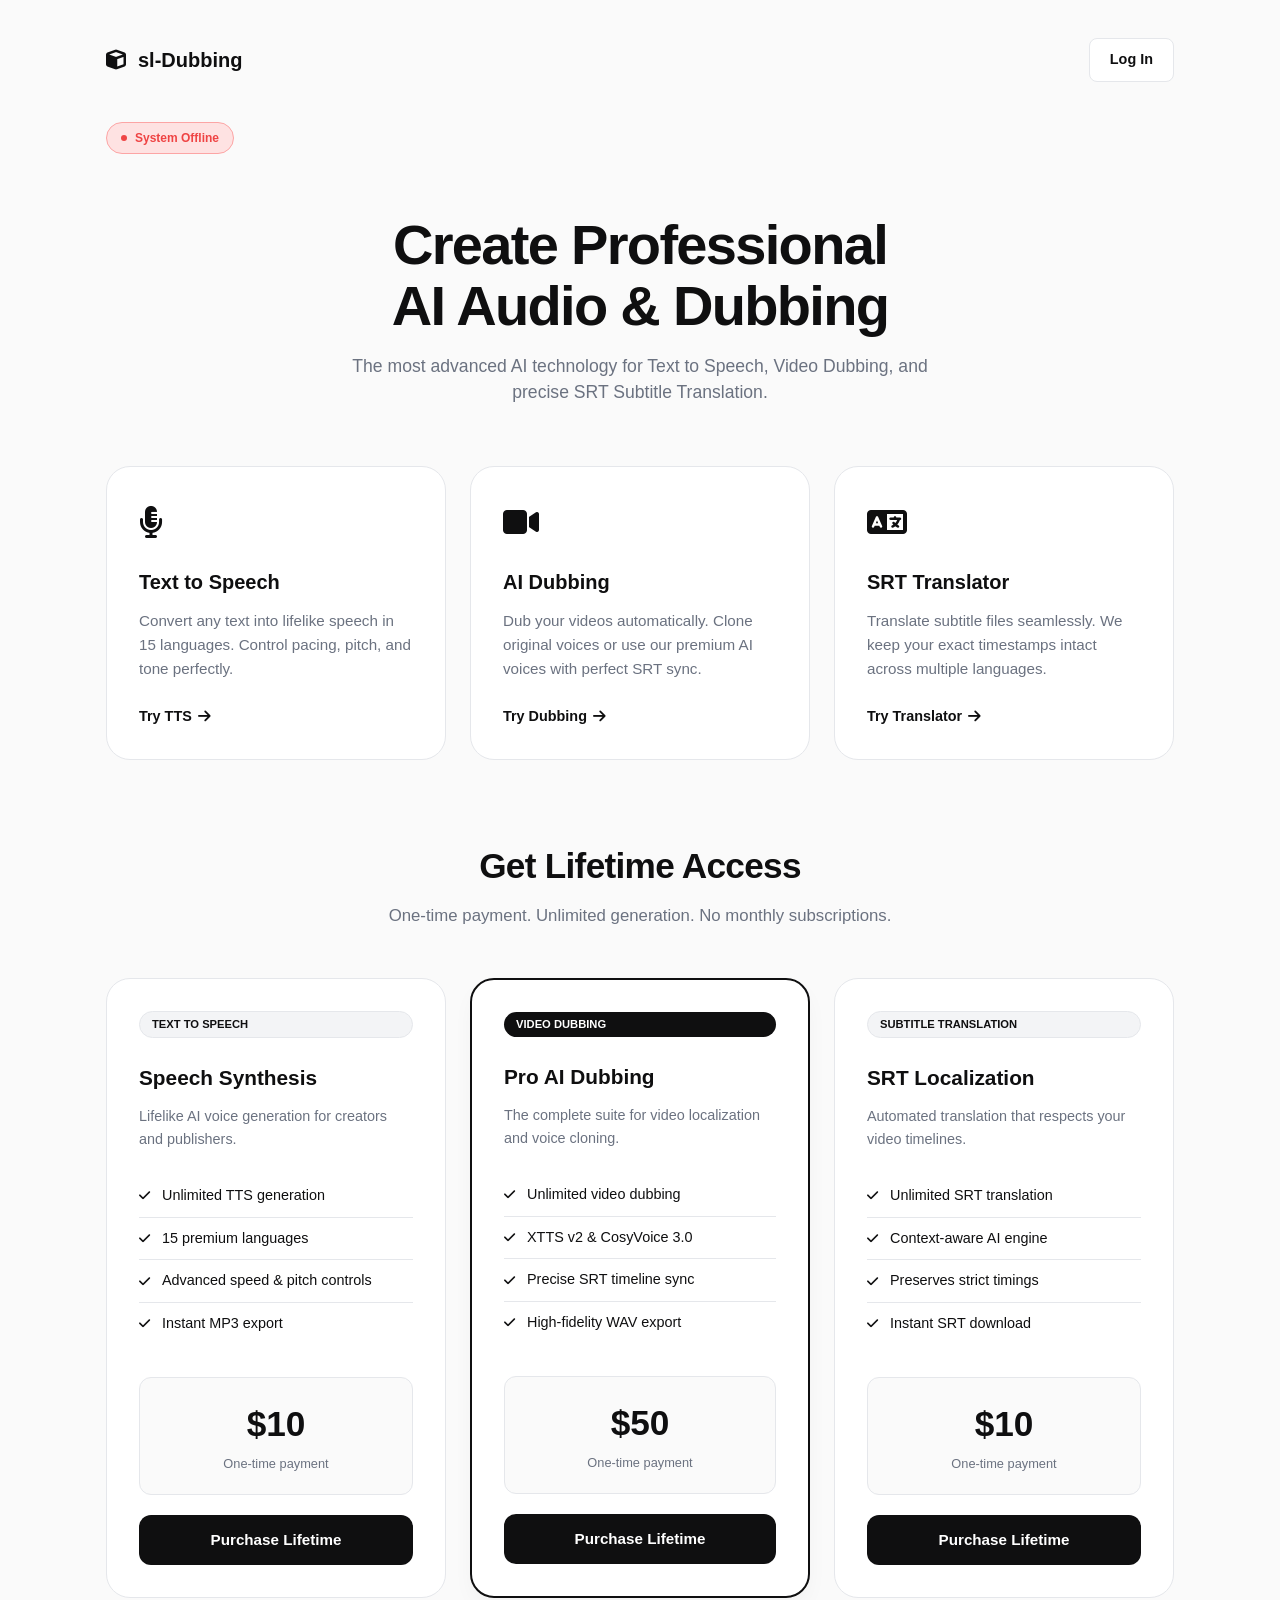
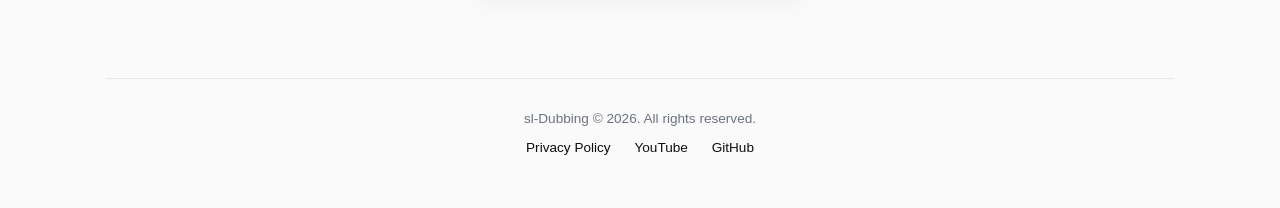
<file: index.html>
<!DOCTYPE html>
<html lang="en" dir="ltr">
<head>
<meta charset="UTF-8">
<meta name="viewport" content="width=device-width, initial-scale=1.0">
<title>sl-Dubbing | Smart AI Platform</title>
<link rel="stylesheet" href="https://cdnjs.cloudflare.com/ajax/libs/font-awesome/6.4.0/css/all.min.css">
<style>
/* ── ElevenLabs Light Theme ── */
:root {
  --bg-page: #fafafa;
  --bg-card: #ffffff;
  --border-color: #e5e7eb;
  --text-main: #0f0f10;
  --text-muted: #6b7280;
  --primary: #0f0f10;
  --primary-hover: #27272a;
  --radius-md: 12px;
  --radius-lg: 24px;
  --shadow-sm: 0 1px 2px 0 rgba(0, 0, 0, 0.05);
  --shadow-md: 0 10px 25px -5px rgba(0, 0, 0, 0.05);
}
* { margin: 0; padding: 0; box-sizing: border-box; font-family: 'Segoe UI', Tahoma, sans-serif; }
body { background: var(--bg-page); color: var(--text-main); min-height: 100vh; overflow-x: hidden; line-height: 1.5; }
.page { max-width: 1100px; margin: 0 auto; padding: 20px 16px; }

/* ── Header ── */
.top-bar { display: flex; justify-content: space-between; align-items: center; padding: 18px 0 40px; flex-wrap: wrap; gap: 12px; }
.logo { display: flex; align-items: center; gap: 12px; font-size: 1.25rem; font-weight: 800; text-decoration: none; color: var(--text-main); }
.logo img { width: 40px; height: 40px; object-fit: contain; }
.user-zone { display: flex; align-items: center; gap: 12px; }
.btn-login { padding: 10px 20px; background: var(--bg-card); border: 1px solid var(--border-color); border-radius: 8px; color: var(--text-main); font-weight: 600; text-decoration: none; font-size: .9rem; transition: all .2s; }
.btn-login:hover { background: var(--bg-page); border-color: #d1d5db; }
.btn-logout { padding: 8px 16px; background: #fee2e2; border: 1px solid #fca5a5; border-radius: 8px; color: #ef4444; cursor: pointer; font-weight: 600; transition: all .2s; }
.avatar { width: 40px; height: 40px; border-radius: 50%; background: #e5e7eb; display: flex; align-items: center; justify-content: center; font-weight: 700; color: var(--text-main); }
.username { color: var(--text-muted); font-size: .9rem; }

/* ── Server Badge ── */
.srv-badge { display: inline-flex; align-items: center; gap: 8px; padding: 6px 14px; background: #fee2e2; border: 1px solid #fca5a5; border-radius: 20px; font-size: .75rem; color: #ef4444; font-weight: 600; margin-bottom: 40px; }
.srv-badge.on { background: #d1fae5; border-color: #6ee7b7; color: #10b981; }
.dot { width: 6px; height: 6px; border-radius: 50%; background: currentColor; animation: blink 2s infinite; }
@keyframes blink { 0%, 100% { opacity: 1; } 50% { opacity: .4; } }

/* ── Hero ── */
.hero { text-align: center; padding: 20px 0 60px; }
.hero h1 { font-size: clamp(2.5rem, 5vw, 3.5rem); font-weight: 900; line-height: 1.1; margin-bottom: 16px; color: var(--text-main); letter-spacing: -0.03em; }
.hero p { color: var(--text-muted); font-size: 1.1rem; max-width: 600px; margin: 0 auto; }

/* ── Tool Cards ── */
.tools-row { display: grid; grid-template-columns: repeat(3, 1fr); gap: 24px; margin-bottom: 80px; }
.tool-card { background: var(--bg-card); border: 1px solid var(--border-color); border-radius: var(--radius-lg); padding: 32px; cursor: pointer; transition: all .3s; text-align: left; }
.tool-card:hover { transform: translateY(-4px); box-shadow: var(--shadow-md); border-color: #d1d5db; }
.tool-card .ico { font-size: 2rem; margin-bottom: 20px; display: block; color: var(--text-main); }
.tool-card h3 { font-size: 1.25rem; font-weight: 800; color: var(--text-main); margin-bottom: 12px; }
.tool-card p { color: var(--text-muted); font-size: .95rem; line-height: 1.6; margin-bottom: 24px; }
.tool-card .go { font-weight: 600; font-size: .9rem; color: var(--primary); display: flex; align-items: center; gap: 6px; }

/* ── Pricing ── */
.section-title { text-align: center; margin-bottom: 50px; }
.section-title h2 { font-size: 2.2rem; font-weight: 900; color: var(--text-main); letter-spacing: -0.02em; margin-bottom: 10px; }
.section-title p { color: var(--text-muted); font-size: 1.05rem; }
.plans-row { display: grid; grid-template-columns: repeat(3, 1fr); gap: 24px; margin-bottom: 80px; }
.plan { background: var(--bg-card); border: 1px solid var(--border-color); border-radius: var(--radius-lg); padding: 32px; text-align: left; transition: all .3s; display: flex; flex-direction: column; }
.plan:hover { transform: translateY(-4px); box-shadow: var(--shadow-md); }
.plan .tag { display: inline-block; font-size: .7rem; font-weight: 700; padding: 4px 12px; border-radius: 20px; margin-bottom: 24px; text-transform: uppercase; background: #f3f4f6; color: var(--text-main); border: 1px solid var(--border-color); }
.plan h3 { font-size: 1.3rem; font-weight: 800; color: var(--text-main); margin-bottom: 12px; }
.plan .desc { font-size: .9rem; color: var(--text-muted); line-height: 1.6; margin-bottom: 24px; }
.plan ul { list-style: none; margin-bottom: 32px; flex-grow: 1; }
.plan ul li { font-size: .9rem; color: var(--text-main); padding: 10px 0; display: flex; align-items: center; gap: 12px; border-bottom: 1px solid var(--border-color); }
.plan ul li:last-child { border-bottom: none; }
.plan ul li::before { content: '\f00c'; font-family: "Font Awesome 6 Free"; font-weight: 900; color: var(--text-main); font-size: .8rem; }
.price-box { background: var(--bg-page); border-radius: var(--radius-md); padding: 20px; text-align: center; margin-bottom: 20px; border: 1px solid var(--border-color); }
.price-num { font-size: 2.2rem; font-weight: 900; color: var(--text-main); }
.price-note { font-size: .8rem; color: var(--text-muted); margin-top: 4px; }
.buy-btn { width: 100%; padding: 14px; border-radius: var(--radius-md); border: none; background: var(--primary); color: white; font-weight: 600; font-size: .95rem; cursor: pointer; transition: background .2s; text-decoration: none; text-align: center; }
.buy-btn:hover { background: var(--primary-hover); }

/* ── Footer ── */
footer { text-align: center; padding: 30px 0; border-top: 1px solid var(--border-color); color: var(--text-muted); font-size: .85rem; }
footer a { color: var(--text-main); text-decoration: none; margin: 0 10px; font-weight: 500; }
footer a:hover { text-decoration: underline; }

@media(max-width: 768px) {
  .tools-row, .plans-row { grid-template-columns: 1fr; }
  .top-bar { flex-direction: column; align-items: flex-start; }
}
</style>
</head>
<body>
<div class="page">

  <div class="top-bar">
    <a class="logo" href="index.html">
      <i class="fas fa-cube"></i> sl-Dubbing
    </a>
    <div class="user-zone" id="hdr">
      <a href="login.html" class="btn-login">Log In</a>
    </div>
  </div>

  <div class="srv-badge" id="srv" onclick="checkServer()">
    <span class="dot"></span><span id="srvTxt">Checking system...</span>
  </div>

  <div class="hero">
    <h1>Create Professional<br>AI Audio & Dubbing</h1>
    <p>The most advanced AI technology for Text to Speech, Video Dubbing, and precise SRT Subtitle Translation.</p>
  </div>

  <div class="tools-row">
    <div class="tool-card" onclick="goTool('tts.html')">
      <span class="ico"><i class="fas fa-microphone-lines"></i></span>
      <h3>Text to Speech</h3>
      <p>Convert any text into lifelike speech in 15 languages. Control pacing, pitch, and tone perfectly.</p>
      <span class="go">Try TTS <i class="fas fa-arrow-right"></i></span>
    </div>
    <div class="tool-card" onclick="goTool('dubbing.html')">
      <span class="ico"><i class="fas fa-video"></i></span>
      <h3>AI Dubbing</h3>
      <p>Dub your videos automatically. Clone original voices or use our premium AI voices with perfect SRT sync.</p>
      <span class="go">Try Dubbing <i class="fas fa-arrow-right"></i></span>
    </div>
    <div class="tool-card" onclick="goTool('tts.html')">
      <span class="ico"><i class="fas fa-language"></i></span>
      <h3>SRT Translator</h3>
      <p>Translate subtitle files seamlessly. We keep your exact timestamps intact across multiple languages.</p>
      <span class="go">Try Translator <i class="fas fa-arrow-right"></i></span>
    </div>
  </div>

  <div class="section-title">
    <h2>Get Lifetime Access</h2>
    <p>One-time payment. Unlimited generation. No monthly subscriptions.</p>
  </div>

  <div class="plans-row">
    <div class="plan">
      <div class="tag">Text to Speech</div>
      <h3>Speech Synthesis</h3>
      <div class="desc">Lifelike AI voice generation for creators and publishers.</div>
      <ul>
        <li>Unlimited TTS generation</li>
        <li>15 premium languages</li>
        <li>Advanced speed & pitch controls</li>
        <li>Instant MP3 export</li>
      </ul>
      <div class="price-box">
        <div class="price-num" id="price-tts">$10</div>
        <div class="price-note">One-time payment</div>
      </div>
      <a href="https://payhip.com/b/jQdFJ" class="buy-btn buy-tts" target="_blank">Purchase Lifetime</a>
    </div>

    <div class="plan" style="border: 2px solid var(--primary); box-shadow: var(--shadow-md);">
      <div class="tag" style="background: var(--primary); color: white; border: none;">Video Dubbing</div>
      <h3>Pro AI Dubbing</h3>
      <div class="desc">The complete suite for video localization and voice cloning.</div>
      <ul>
        <li>Unlimited video dubbing</li>
        <li>XTTS v2 & CosyVoice 3.0</li>
        <li>Precise SRT timeline sync</li>
        <li>High-fidelity WAV export</li>
      </ul>
      <div class="price-box">
        <div class="price-num" id="price-dubbing">$50</div>
        <div class="price-note">One-time payment</div>
      </div>
      <a href="https://payhip.com/b/5XbaQ" class="buy-btn buy-dubbing" target="_blank">Purchase Lifetime</a>
    </div>

    <div class="plan">
      <div class="tag">Subtitle Translation</div>
      <h3>SRT Localization</h3>
      <div class="desc">Automated translation that respects your video timelines.</div>
      <ul>
        <li>Unlimited SRT translation</li>
        <li>Context-aware AI engine</li>
        <li>Preserves strict timings</li>
        <li>Instant SRT download</li>
      </ul>
      <div class="price-box">
        <div class="price-num" id="price-srt">$10</div>
        <div class="price-note">One-time payment</div>
      </div>
      <a href="https://payhip.com/b/2E6sT" class="buy-btn buy-srt" target="_blank">Purchase Lifetime</a>
    </div>
  </div>

  <footer>
    <p>sl-Dubbing © 2026. All rights reserved.</p>
    <p style="margin-top: 8px;">
      <a href="privacy.html">Privacy Policy</a>
      <a href="https://www.youtube.com/@alhashmimh" target="_blank">YouTube</a>
      <a href="https://github.com/alhlilma-jpg" target="_blank">GitHub</a>
    </p>
  </footer>

</div>
<script>
const BE='https://sl-dubbing-backend-production.up.railway.app';

(function(){
  try{
    const u=JSON.parse(localStorage.getItem('sl_user'));
    if(u) {
        document.getElementById('hdr').innerHTML=`<div class="avatar">${u.avatar||'U'}</div><span class="username">${u.name||u.email}</span><button class="btn-logout" onclick="localStorage.removeItem('sl_user');location.reload()">Log Out</button>`;
    }
  }catch(e){}
})();

function goTool(p){ 
  try{
    if(JSON.parse(localStorage.getItem('sl_user'))){location.href=p;return;}
  }catch(e){} 
  sessionStorage.setItem('returnUrl',p); 
  location.href='login.html'; 
}

async function checkServer(){
  const srvBadge = document.getElementById('srv');
  const srvTxt = document.getElementById('srvTxt');
  
  try {
    const r = await fetch(BE + '/api/health');
    if (r.ok) {
        srvBadge.className = 'srv-badge on';
        srvTxt.textContent = 'System Online';
    } else {
        throw new Error('Server not OK');
    }
  } catch(e) {
    console.error("Connection error:", e);
    srvBadge.className = 'srv-badge';
    srvTxt.textContent = 'System Offline';
  }
}

checkServer();
</script>
</body>
</html>
</file>
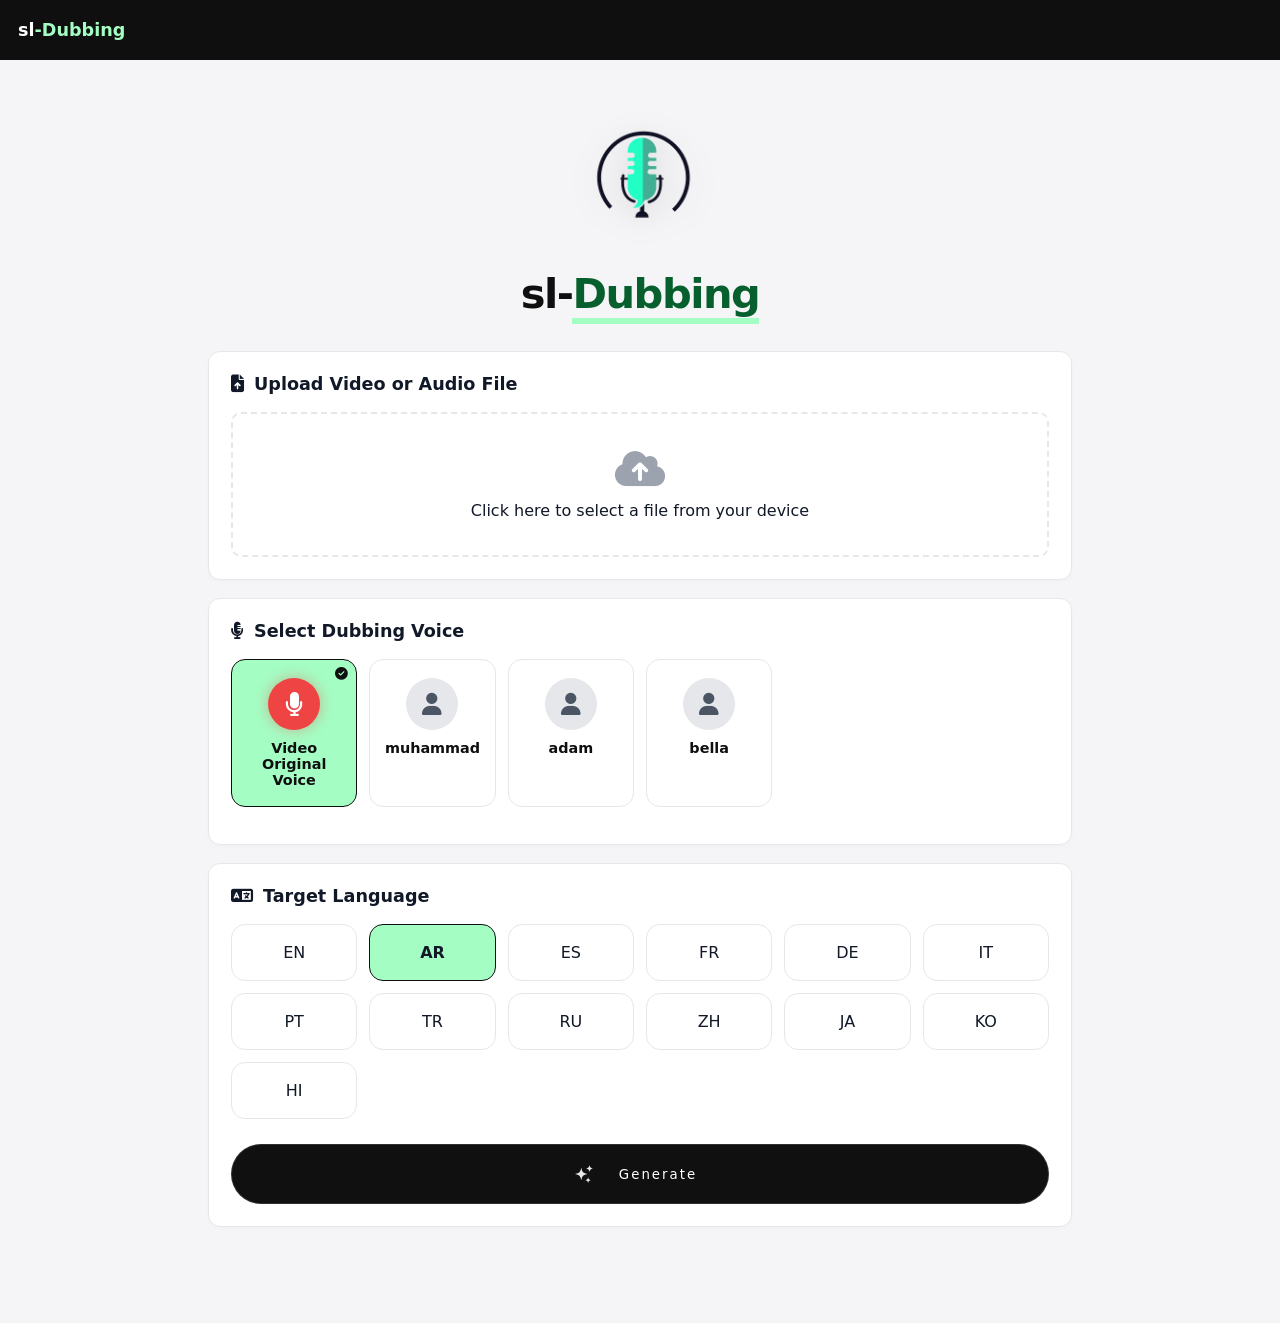
<file: dubbing.html>
<!DOCTYPE html>
<html lang="en" dir="ltr">
<head>
    <meta charset="UTF-8">
    <meta name="viewport" content="width=device-width, initial-scale=1.0">
    <title>Dubbing Studio | sl-Dubbing</title>
    <link rel="stylesheet" href="https://cdnjs.cloudflare.com/ajax/libs/font-awesome/6.4.0/css/all.min.css">
    <style>
        :root { 
            --bg: #f5f5f7; 
            --card: #fff; 
            --primary: #0f0f10; 
            --mint: #a4fec4; 
            --green-dk: #065f2c; 
            --border: #e5e7eb; 
            --radius: 12px; 
            --transition: 0.4s;
            --highlight-color-hue: 145deg; 
        }
        * { box-sizing: border-box; font-family: 'Segoe UI', system-ui, sans-serif; }
        body { background: var(--bg); color: #111827; text-align: left; margin: 0; }
        
        /* Topbar */
        .topbar { background: var(--primary); padding: 12px 18px; display: flex; justify-content: space-between; align-items: center; color: #fff; height: 60px; }
        .logo-top { font-weight: 800; font-size: 1.1rem; text-decoration: none; color: white; }
        .auth-section .auth-btn { background: transparent; color: #fff; border: 1px solid rgba(255,255,255,0.2); padding: 6px 14px; border-radius: 8px; cursor: pointer; transition: 0.3s; }
        
        /* ── Central Logo Section ── */
        .brand-header { text-align: center; margin: 40px auto 15px; }
        .logo-box { position: relative; display: inline-block; }
        .main-logo-img { 
            max-width: 160px; /* حجم اللوجو الـ GIF */
            height: auto; 
            display: block; 
            margin: 0 auto 10px;
            filter: drop-shadow(0 6px 15px rgba(0,0,0,0.1));
            border-radius: 15px; /* يعطي جمالية إذا كان اللوجو له حدود */
        }
        .logo-fallback { font-size: 3.5rem; color: var(--primary); margin-bottom: 10px; display: none; }
        
        .brand-name { font-size: 2.6rem; font-weight: 900; color: var(--primary); letter-spacing: -1.5px; margin: 0; }
        .brand-name span { color: var(--green-dk); border-bottom: 6px solid var(--mint); }

        /* Layout */
        .wrap { max-width: 900px; margin: 0 auto 60px; padding: 18px; }
        .card { background: #fff; border: 1px solid var(--border); border-radius: 12px; padding: 22px; margin-bottom: 18px; box-shadow: 0 2px 4px rgba(0,0,0,0.02); }
        .ttl { font-weight: 700; margin-bottom: 18px; display: flex; align-items: center; gap: 10px; font-size: 1.1rem; }
        
        .srt-zone { border: 2px dashed var(--border); padding: 35px; text-align: center; border-radius: 10px; cursor: pointer; transition: 0.3s; }
        .srt-zone:hover { background: #f9fafb; border-color: #d1d5db; }
        .srt-zone.ok { border-color: var(--green-dk); background: #f0fdf4; color: var(--green-dk); }
        
        .spk-grid, .lang-grid { display: grid; grid-template-columns: repeat(auto-fill, minmax(118px, 1fr)); gap: 12px; margin-bottom: 15px; }
        .spk-card, .lang-box { padding: 18px 10px; border-radius: 14px; border: 1px solid var(--border); text-align: center; cursor: pointer; transition: 0.2s; background: #fff; position: relative; }
        .spk-card.active, .lang-box.active { background: var(--mint); border-color: var(--primary); font-weight: 700; }
        .chk { position: absolute; top: 8px; right: 8px; font-size: 0.8rem; color: var(--primary); display: none; }
        .spk-card.active .chk { display: block; }

        /* Voice Clone Style */
        .voice-ai-icon { width: 52px; height: 52px; background: #3c4043; border-radius: 50%; display: flex; align-items: center; justify-content: center; margin: 0 auto 10px; color: #fff; font-size: 1.5rem; transition: 0.3s; }
        .spk-card.active .voice-ai-icon { background: #ef4444; box-shadow: 0 0 15px rgba(239, 68, 68, 0.4); }

        .spk-av { width: 52px; height: 52px; background: #e5e7eb; border-radius: 50%; display: flex; align-items: center; justify-content: center; margin: 0 auto 10px; font-size: 1.4rem; color: #4b5563; transition: 0.3s; }
        .spk-card.active .spk-av { background: var(--primary); color: var(--mint); }
        .spk-nm { font-size: 0.9rem; font-weight: 600; color: var(--primary); }

        /* Fancy Generate Button */
        .btn-wrapper { display: flex; justify-content: center; margin-top: 25px; width: 100%; }
        .btn { background-color: #101010; color: white; width: 100%; height: 60px; border-radius: 30px; border: solid 1px #fff2; cursor: pointer; display: flex; align-items: center; justify-content: center; gap: 12px; overflow: hidden; position: relative; transition: 0.3s; }
        .btn-svg { height: 22px; fill: #e8e8e8; z-index: 2; }
        .txt-wrapper { position: relative; height: 24px; overflow: hidden; display: flex; align-items: center; z-index: 2; min-width: 100px; justify-content: center;}
        .txt-1, .txt-2 { display: flex; gap: 2px; transition: all 0.5s; position: absolute; }
        .txt-2 { transform: translateY(35px); opacity: 0; }
        .btn.loading .txt-1 { transform: translateY(-35px); opacity: 0; }
        .btn.loading .txt-2 { transform: translateY(0); opacity: 1; }
        .btn.loading .btn-svg { animation: spin 1s linear infinite; }
        @keyframes spin { 100% { transform: rotate(360deg); } }

        /* Result & Download */
        .result-container { display: flex; align-items: center; gap: 15px; margin-top: 15px; }
        audio { flex-grow: 1; }
        .Btn-dl { width: 50px; height: 50px; border: none; border-radius: 50%; background-color: rgb(27, 27, 27); display: flex; align-items: center; justify-content: center; cursor: pointer; position: relative; text-decoration: none; flex-shrink: 0; }
        .svgIcon { fill: rgb(214, 178, 255); }
        .Btn-dl:hover { background-color: rgb(150, 94, 255); }

        #progressArea { display: none; margin-top: 20px; padding: 18px; background: #f9fafb; border-radius: 12px; border: 1px solid var(--border); }
        .prog-bar-wrap { background: #e5e7eb; border-radius: 50px; height: 12px; overflow: hidden; margin-top: 10px; }
        .prog-bar { height: 100%; width: 0; background: var(--primary); transition: width 0.4s ease; }
        .res-card { display: none; border: 2px solid var(--green-dk); }
        .toast { position: fixed; bottom: 25px; left: 25px; color: #fff; padding: 14px 22px; border-radius: 12px; transform: translateY(100px); opacity: 0; transition: 0.4s; z-index: 1000; font-weight: 600; box-shadow: 0 5px 15px rgba(0,0,0,0.2); }
        .toast.show { transform: translateY(0); opacity: 1; }
    </style>
</head>
<body>

<div class="topbar">
    <a href="index.html" class="logo-top">sl<span style="color:#a4fec4">-Dubbing</span></a>
    <div class="auth-section" id="authSection"></div>
</div>

<div class="brand-header">
    <div class="logo-box">
        <i class="fas fa-wave-square logo-fallback" id="logoFallback"></i>
        <img src="logo/logo.gif" alt="sl-Dubbing Animated Logo" class="main-logo-img" id="mainLogo" onerror="this.style.display='none'; document.getElementById('logoFallback').style.display='block';">
    </div>
    <h1 class="brand-name">sl-<span>Dubbing</span></h1>
</div>

<div class="wrap">
    <div class="card">
        <div class="ttl"><i class="fas fa-file-upload"></i> Upload Video or Audio File</div>
        <input type="file" id="mediaFile" accept="video/*,audio/*" style="display:none">
        <div class="srt-zone" id="mediaZone" onclick="document.getElementById('mediaFile').click()">
            <i class="fas fa-cloud-upload-alt" style="font-size:2.5rem; margin-bottom:12px; color:#9ca3af; display:block;"></i>
            Click here to select a file from your device
        </div>
    </div>

    <div class="card">
        <div class="ttl"><i class="fas fa-microphone-lines"></i> Select Dubbing Voice</div>
        <div class="spk-grid" id="spkGrid"></div>
    </div>

    <div class="card">
        <div class="ttl"><i class="fas fa-language"></i> Target Language</div>
        <div class="lang-grid" id="langGrid"></div>

        <div class="btn-wrapper">
          <button class="btn" id="startBtn" onclick="startDubbing()">
            <svg class="btn-svg" viewBox="0 0 24 24"><path d="M9.813 15.904 9 18.75l-.813-2.846a4.5 4.5 0 0 0-3.09-3.09L2.25 12l2.846-.813a4.5 4.5 0 0 0 3.09-3.09L9 5.25l.813 2.846a4.5 4.5 0 0 0 3.09 3.09L15.75 12l-2.846.813a4.5 4.5 0 0 0-3.09 3.09ZM18.259 8.715 18 9.75l-.259-1.035a3.375 3.375 0 0 0-2.455-2.456L14.25 6l1.036-.259a3.375 3.375 0 0 0 2.455-2.456L18 2.25l.259 1.035a3.375 3.375 0 0 0 2.456 2.456L21.75 6l-1.035.259a3.375 3.375 0 0 0-2.456 2.456ZM16.894 20.567 16.5 21.75l-.394-1.183a2.25 2.25 0 0 0-1.423-1.423L13.5 18.75l1.183-.394a2.25 2.25 0 0 0 1.423-1.423l.394-1.183.394 1.183a2.25 2.25 0 0 0 1.423 1.423l1.183.394-1.183.394a2.25 2.25 0 0 0-1.423 1.423Z"></path></svg>
            <div class="txt-wrapper">
              <div class="txt-1"><span class="btn-letter">G</span><span class="btn-letter">e</span><span class="btn-letter">n</span><span class="btn-letter">e</span><span class="btn-letter">r</span><span class="btn-letter">a</span><span class="btn-letter">t</span><span class="btn-letter">e</span></div>
              <div class="txt-2"><span class="btn-letter">G</span><span class="btn-letter">e</span><span class="btn-letter">n</span><span class="btn-letter">e</span><span class="btn-letter">r</span><span class="btn-letter">a</span><span class="btn-letter">t</span><span class="btn-letter">i</span><span class="btn-letter">n</span><span class="btn-letter">g</span></div>
            </div>
          </button>
        </div>

        <div id="progressArea">
            <div style="display:flex; justify-content:space-between;">
                <span id="statusTxt" style="font-weight:600">Preparing...</span>
                <span id="pctTxt" style="font-weight:700">0%</span>
            </div>
            <div class="prog-bar-wrap"><div class="prog-bar" id="progBar"></div></div>
        </div>
    </div>

    <div class="card res-card" id="resCard">
        <div class="ttl" style="color:var(--green-dk)"><i class="fas fa-check-circle"></i> Magic Complete!</div>
        <div class="result-container">
            <a href="#" class="Btn-dl" id="dlBtn" download>
                <svg class="svgIcon" viewBox="0 0 384 512" height="1.2em" xmlns="http://www.w3.org/2000/svg"><path d="M169.4 470.6c12.5 12.5 32.8 12.5 45.3 0l160-160c12.5-12.5 12.5-32.8 0-45.3s-32.8-12.5-45.3 0L224 370.8V64c0-17.7-14.3-32-32-32s-32 14.3-32 32v306.7L54.6 265.4c-12.5-12.5-32.8-12.5-45.3 0s-12.5 32.8 0 45.3l160 160z"></path></svg>
            </a>
            <audio id="dubAud" controls></audio>
        </div>
    </div>
</div>

<div id="toasts"></div>
<script src="script.js"></script>
</body>
</html>
</file>
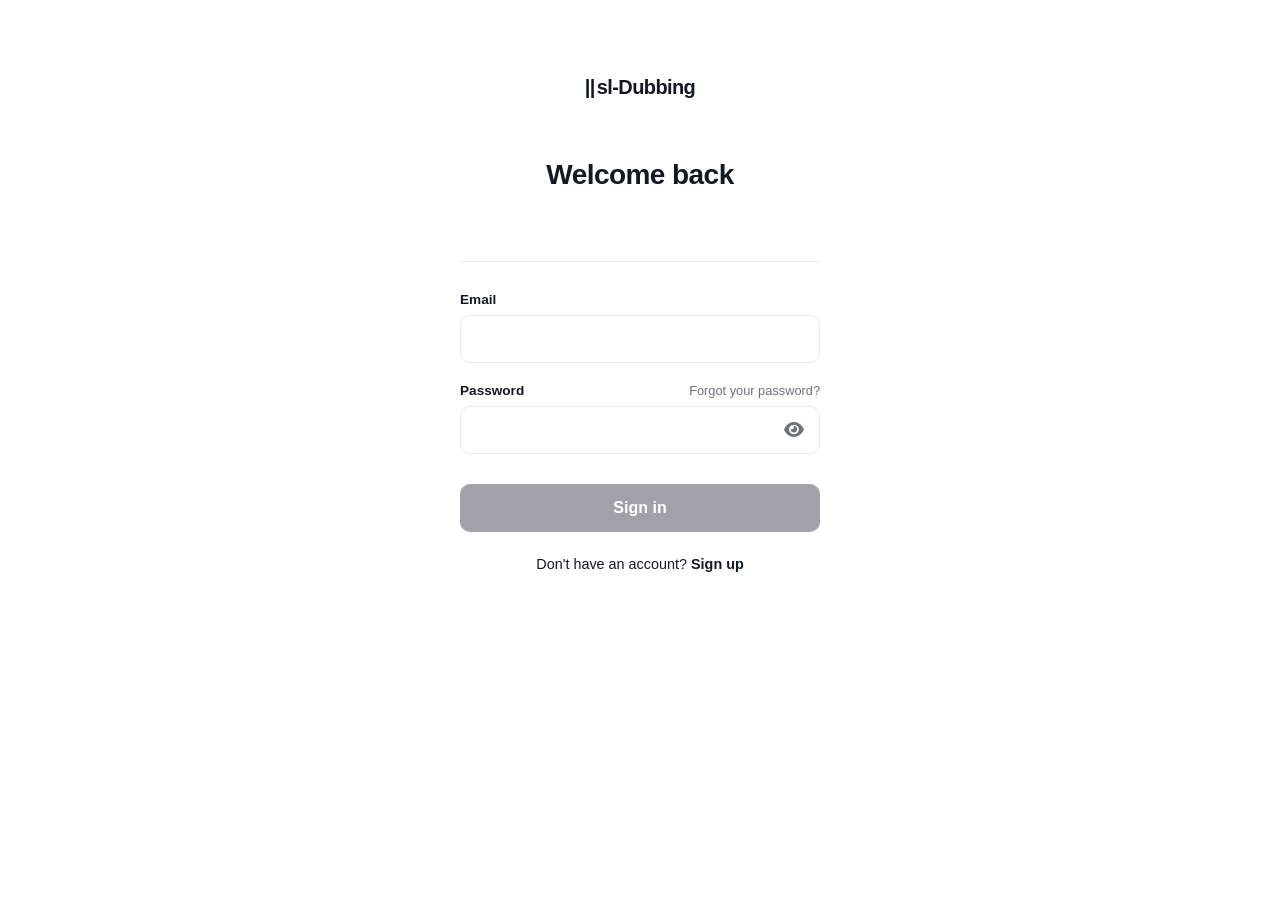
<file: login.html>
<!DOCTYPE html>
<html lang="en" dir="ltr">
<head>
<meta charset="UTF-8">
<meta name="viewport" content="width=device-width, initial-scale=1.0">
<title>Sign in | sl-Dubbing</title>
<link rel="stylesheet" href="https://cdnjs.cloudflare.com/ajax/libs/font-awesome/6.4.0/css/all.min.css">
<script src="https://accounts.google.com/gsi/client" async defer></script>
<style>
/* ── ElevenLabs Clone Styling ── */
:root {
  --bg-color: #ffffff;
  --text-main: #111827;
  --text-muted: #6b7280;
  --border-color: #e5e7eb;
  --border-focus: #111827;
  --btn-grey: #a1a1aa;
  --btn-grey-hover: #71717a;
  --radius: 10px;
}

* { margin: 0; padding: 0; box-sizing: border-box; font-family: -apple-system, BlinkMacSystemFont, "Segoe UI", Roboto, Helvetica, Arial, sans-serif; }
body { background-color: var(--bg-color); color: var(--text-main); display: flex; justify-content: center; min-height: 100vh; }
.login-container { width: 100%; max-width: 400px; padding: 40px 20px; display: flex; flex-direction: column; margin-top: 4vh; }

/* ── Logo ── */
.logo { text-align: center; font-size: 1.25rem; font-weight: 800; letter-spacing: -0.03em; margin-bottom: 60px; color: var(--text-main); text-decoration: none; }
.logo span { font-weight: 900; margin-right: 2px; }
.title { text-align: center; font-size: 1.75rem; font-weight: 700; margin-bottom: 40px; letter-spacing: -0.02em; }

/* ── OAuth Buttons ── */
.oauth-group { display: flex; flex-direction: column; gap: 12px; margin-bottom: 30px; }
.oauth-btn { width: 100%; height: 48px; background: #fff; border: 1px solid var(--border-color); border-radius: var(--radius); display: flex; align-items: center; justify-content: center; gap: 12px; font-size: 0.95rem; font-weight: 500; color: var(--text-main); cursor: pointer; transition: background 0.2s; }
.oauth-btn:hover { background: #f9fafb; }
.oauth-btn svg { width: 18px; height: 18px; }

/* ── Divider ── */
.divider { height: 1px; background-color: var(--border-color); margin-bottom: 30px; }

/* ── Form ── */
.form-group { margin-bottom: 20px; }
.label-row { display: flex; justify-content: space-between; align-items: center; margin-bottom: 8px; }
label { font-size: 0.85rem; font-weight: 600; color: var(--text-main); }
.forgot-link { font-size: 0.8rem; color: var(--text-muted); text-decoration: none; }
.forgot-link:hover { color: var(--text-main); text-decoration: underline; }
.input-wrap { position: relative; }
input[type="email"], input[type="password"] { width: 100%; height: 48px; padding: 0 16px; border: 1px solid var(--border-color); border-radius: var(--radius); font-size: 1rem; outline: none; transition: border-color 0.2s; }
input:focus { border-color: var(--border-focus); }
.toggle-pwd { position: absolute; right: 16px; top: 50%; transform: translateY(-50%); color: var(--text-muted); cursor: pointer; font-size: 1.1rem; }
.toggle-pwd:hover { color: var(--text-main); }
.submit-btn { width: 100%; height: 48px; background-color: var(--btn-grey); color: #fff; border: none; border-radius: var(--radius); font-size: 1rem; font-weight: 600; cursor: pointer; margin-top: 10px; transition: background 0.2s; }
.submit-btn:hover { background-color: var(--btn-grey-hover); }

/* ── Footer ── */
.footer-text { text-align: center; margin-top: 24px; font-size: 0.9rem; color: var(--text-main); }
.footer-text a { color: var(--text-main); font-weight: 600; text-decoration: none; }
.footer-text a:hover { text-decoration: underline; }

/* ── حاوية زر جوجل ── */
.google-btn-wrapper { width: 100%; display: flex; justify-content: center; }
</style>
</head>
<body>

<div class="login-container">
  
  <a href="index.html" class="logo"><span>||</span>sl-Dubbing</a>
  <h1 class="title">Welcome back</h1>

  <div class="oauth-group">
    <div class="google-btn-wrapper" id="googleBtn"></div>
  </div>

  <div class="divider"></div>

  <form id="loginForm">
    <div class="form-group">
      <div class="label-row"><label for="email">Email</label></div>
      <input type="email" id="email" required>
    </div>

    <div class="form-group">
      <div class="label-row">
        <label for="password">Password</label>
        <a href="#" class="forgot-link">Forgot your password?</a>
      </div>
      <div class="input-wrap">
        <input type="password" id="password" required>
        <i class="fas fa-eye toggle-pwd" onclick="togglePassword()"></i>
      </div>
    </div>

    <button type="submit" class="submit-btn">Sign in</button>
  </form>
  <p class="footer-text">Don't have an account? <a href="https://accounts.google.com/signup" target="_blank">Sign up</a></p>

</div>

<script>
// --- كود تهيئة جوجل OAuth ---
const GOOGLE_CLIENT_ID = "497619073475-6vjelufub8gci231ettdhmk5pv0cdde3.apps.googleusercontent.com";
const API_BASE = "https://web-production-14a1.up.railway.app";
// 1. تهيئة زر جوجل الرسمي فور تحميل الصفحة
window.onload = function () {
  google.accounts.id.initialize({
    client_id: GOOGLE_CLIENT_ID,
    callback: handleGoogleResponse
  });
  
  // دمج زر جوجل الرسمي ليحل محل الزر الوهمي الخاص بنا بنفس الحجم والشكل
  google.accounts.id.renderButton(
    document.getElementById("googleBtn"),
    { theme: "outline", size: "large", width: document.getElementById("googleBtn").offsetWidth }
  );
};

// 2. دالة استقبال الرد من جوجل وإرساله لسيرفرنا
async function handleGoogleResponse(response) {
  try {
   const res = await fetch(`${API_BASE}/api/auth/google`, {
    method: 'POST',
    headers: { 'Content-Type': 'application/json' },
    credentials: 'include', // <--- هذا السطر هو مفتاح الحل
    body: JSON.stringify({ credential: response.credential })
});
    
    const data = await res.json();
    
    if (data.success) {
      // السيرفر تحقق من جوجل بنجاح، نحفظ بياناته محلياً ليعرف الموقع أنه مسجل دخول
      localStorage.setItem('sl_user', JSON.stringify({
          email: data.user.email,
          name: data.user.name,
          avatar: `<img src="${data.user.avatar}" style="width:100%; height:100%; border-radius:50%; object-fit:cover;">`,
          credits: data.user.credits
      }));
      
      const returnUrl = sessionStorage.getItem('returnUrl') || 'dubbing.html';
      sessionStorage.removeItem('returnUrl');
      window.location.href = returnUrl;
    } else {
      alert("فشل التحقق من السيرفر: " + data.error);
    }
  } catch (err) {
    console.error(err);
    alert("حدث خطأ في الاتصال بالسيرفر. تأكد من أن السيرفر يعمل.");
  }
}

// دالة إظهار وإخفاء كلمة المرور للنموذج العادي
function togglePassword() {
  const pwd = document.getElementById('password');
  const icon = document.querySelector('.toggle-pwd');
  if (pwd.type === 'password') {
    pwd.type = 'text';
    icon.classList.remove('fa-eye');
    icon.classList.add('fa-eye-slash');
  } else {
    pwd.type = 'password';
    icon.classList.remove('fa-eye-slash');
    icon.classList.add('fa-eye');
  }
}

// كود تجريبي للنموذج العادي (Email/Password) مؤقتاً
document.getElementById('loginForm').addEventListener('submit', function(e) {
  e.preventDefault();
  alert("الدخول بالبريد قيد التطوير. يرجى استخدام 'Sign in with Google' حالياً.");
});
</script>

</body>
</html>
</file>
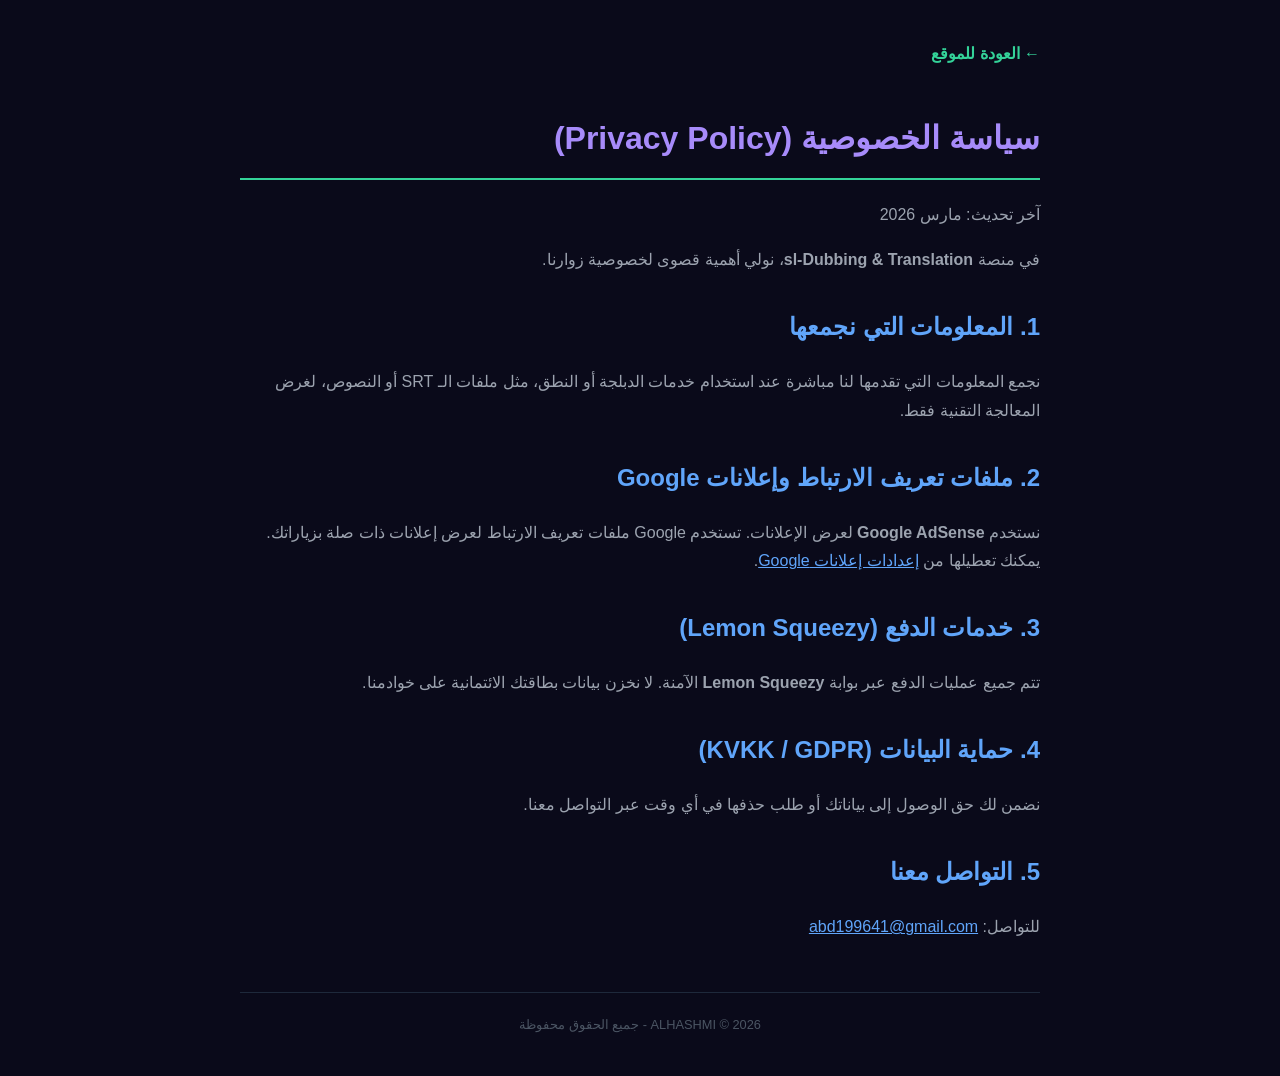
<file: privacy.html>
<!DOCTYPE html>
<html lang="ar" dir="rtl">
<head>
  <meta charset="UTF-8">
  <meta name="viewport" content="width=device-width, initial-scale=1.0">
  <title>سياسة الخصوصية | sl-Dubbing</title>
  <style>
    body{font-family:'Segoe UI',sans-serif;background:#0a0a1a;color:#e0e0ff;line-height:1.8;padding:40px 20px;max-width:800px;margin:0 auto}
    h1{color:#a78bfa;border-bottom:2px solid #34d399;padding-bottom:10px}
    h2{color:#60a5fa;margin-top:30px}
    p{color:#9ca3af}
    a.back-link{display:inline-block;margin-bottom:20px;color:#34d399;text-decoration:none;font-weight:bold}
    footer{margin-top:50px;font-size:.8rem;text-align:center;border-top:1px solid #1e293b;padding-top:20px;color:#4b5563}
  </style>
</head>
<body>
  <a href="index.html" class="back-link">← العودة للموقع</a>
  <h1>سياسة الخصوصية (Privacy Policy)</h1>
  <p>آخر تحديث: مارس 2026</p>
  <p>في منصة <strong>sl-Dubbing & Translation</strong>، نولي أهمية قصوى لخصوصية زوارنا.</p>

  <h2>1. المعلومات التي نجمعها</h2>
  <p>نجمع المعلومات التي تقدمها لنا مباشرة عند استخدام خدمات الدبلجة أو النطق، مثل ملفات الـ SRT أو النصوص، لغرض المعالجة التقنية فقط.</p>

  <h2>2. ملفات تعريف الارتباط وإعلانات Google</h2>
  <p>نستخدم <strong>Google AdSense</strong> لعرض الإعلانات. تستخدم Google ملفات تعريف الارتباط لعرض إعلانات ذات صلة بزياراتك. يمكنك تعطيلها من <a href="https://adssettings.google.com" target="_blank" style="color:#60a5fa">إعدادات إعلانات Google</a>.</p>

  <h2>3. خدمات الدفع (Lemon Squeezy)</h2>
  <p>تتم جميع عمليات الدفع عبر بوابة <strong>Lemon Squeezy</strong> الآمنة. لا نخزن بيانات بطاقتك الائتمانية على خوادمنا.</p>

  <h2>4. حماية البيانات (KVKK / GDPR)</h2>
  <p>نضمن لك حق الوصول إلى بياناتك أو طلب حذفها في أي وقت عبر التواصل معنا.</p>

  <h2>5. التواصل معنا</h2>
  <p>للتواصل: <a href="mailto:abd199641@gmail.com" style="color:#60a5fa">abd199641@gmail.com</a></p>

  <footer>ALHASHMI © 2026 - جميع الحقوق محفوظة</footer>
</body>
</html>
</file>
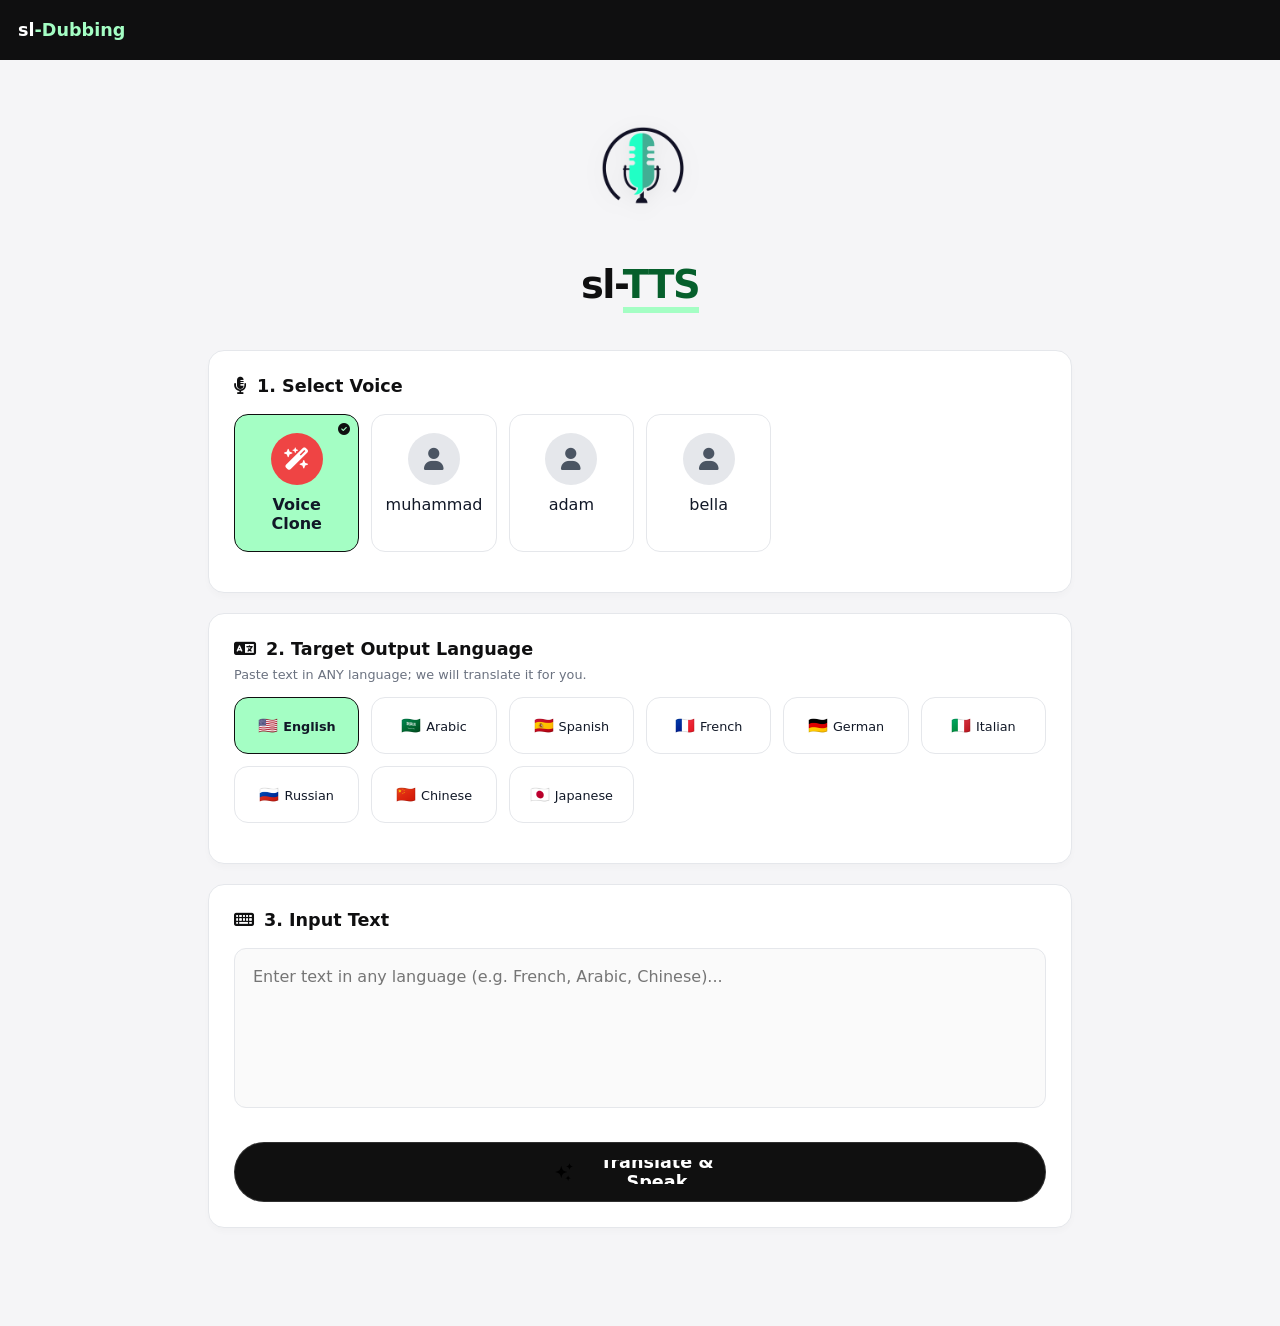
<file: tts.html>
<!DOCTYPE html>
<html lang="en" dir="ltr">
<head>
    <meta charset="UTF-8">
    <meta name="viewport" content="width=device-width, initial-scale=1.0">
    <title>AI Smart TTS | sl-Dubbing</title>
    <link rel="stylesheet" href="https://cdnjs.cloudflare.com/ajax/libs/font-awesome/6.4.0/css/all.min.css">
    <style>
        :root { 
            --bg: #f5f5f7; --card: #fff; --primary: #0f0f10; --mint: #a4fec4; 
            --green-dk: #065f2c; --border: #e5e7eb; --radius: 16px; --transition: 0.4s;
        }
        * { box-sizing: border-box; font-family: 'Segoe UI', system-ui, sans-serif; }
        body { background: var(--bg); color: #111827; text-align: left; margin: 0; }
        
        .topbar { background: var(--primary); padding: 12px 18px; display: flex; justify-content: space-between; align-items: center; color: #fff; height: 60px; }
        .logo-top { font-weight: 800; font-size: 1.1rem; text-decoration: none; color: white; }
        .auth-section .auth-btn { background: transparent; color: #fff; border: 1px solid rgba(255,255,255,0.2); padding: 6px 14px; border-radius: 8px; cursor: pointer; }
        
        .brand-header { text-align: center; margin: 40px auto 15px; }
        .main-logo-img { max-width: 140px; height: auto; display: block; margin: 0 auto 10px; filter: drop-shadow(0 4px 10px rgba(0,0,0,0.08)); }
        .brand-name { font-size: 2.4rem; font-weight: 900; color: var(--primary); letter-spacing: -1.5px; }
        .brand-name span { color: var(--green-dk); border-bottom: 6px solid var(--mint); }

        .wrap { max-width: 900px; margin: 0 auto 60px; padding: 18px; }
        .card { background: #fff; border: 1px solid var(--border); border-radius: var(--radius); padding: 25px; margin-bottom: 20px; box-shadow: 0 4px 6px rgba(0,0,0,0.02); }
        .ttl { font-weight: 700; margin-bottom: 18px; display: flex; align-items: center; gap: 10px; font-size: 1.1rem; color: var(--primary); }

        textarea { width: 100%; height: 160px; border: 1.5px solid var(--border); border-radius: 12px; padding: 18px; font-size: 1rem; resize: none; outline: none; transition: 0.3s; background: #fafafa; }
        textarea:focus { border-color: var(--primary); background: #fff; }

        .spk-grid, .lang-grid { display: grid; grid-template-columns: repeat(auto-fill, minmax(118px, 1fr)); gap: 12px; margin-bottom: 15px; }
        .item-card { padding: 18px 10px; border-radius: 14px; border: 1px solid var(--border); text-align: center; cursor: pointer; transition: 0.2s; background: #fff; position: relative; }
        .item-card.active { background: var(--mint); border-color: var(--primary); font-weight: 700; }
        .chk { position: absolute; top: 8px; right: 8px; font-size: 0.75rem; color: var(--primary); display: none; }
        .item-card.active .chk { display: block; }

        .spk-av, .voice-ai-icon { width: 52px; height: 52px; background: #e5e7eb; border-radius: 50%; display: flex; align-items: center; justify-content: center; margin: 0 auto 10px; font-size: 1.4rem; color: #4b5563; transition: 0.3s; }
        .item-card.active .spk-av, .item-card.active .voice-ai-icon { background: var(--primary); color: var(--mint); }
        .item-card.active .voice-ai-icon.clone { background: #ef4444; color: #fff; }

        .btn-wrapper { display: flex; justify-content: center; margin-top: 30px; }
        .btn { background-color: #101010; color: white; width: 100%; height: 60px; border-radius: 30px; border: solid 1px #fff2; cursor: pointer; display: flex; align-items: center; justify-content: center; gap: 12px; overflow: hidden; position: relative; transition: 0.3s; font-size: 1.1rem; font-weight: 600; }
        .btn.loading .txt-1 { transform: translateY(-35px); opacity: 0; }
        .btn.loading .txt-2 { transform: translateY(0); opacity: 1; }
        .btn.loading .btn-svg { animation: spin 1s linear infinite; }
        @keyframes spin { 100% { transform: rotate(360deg); } }
        
        .txt-wrapper { position: relative; height: 24px; overflow: hidden; display: flex; align-items: center; min-width: 140px; justify-content: center; }
        .txt-1, .txt-2 { display: flex; gap: 2px; transition: all 0.5s; position: absolute; }
        .txt-2 { transform: translateY(35px); opacity: 0; }

        #progressArea { display: none; margin-top: 25px; padding: 18px; background: #f9fafb; border-radius: 12px; border: 1px solid var(--border); }
        .prog-bar-wrap { background: #e5e7eb; border-radius: 50px; height: 10px; overflow: hidden; margin-top: 10px; }
        .prog-bar { height: 100%; width: 0; background: var(--primary); transition: width 0.4s ease; }

        .res-card { display: none; border: 2px solid var(--green-dk); }
        .result-container { display: flex; align-items: center; gap: 15px; margin-top: 15px; }
        audio { flex-grow: 1; }
        .Btn-dl { width: 50px; height: 50px; border-radius: 50%; background: #1b1b1b; display: flex; align-items: center; justify-content: center; cursor: pointer; text-decoration: none; flex-shrink: 0; }
        .svgIcon { fill: var(--mint); }

        .trans-note { font-size: 0.85rem; background: #f0fdf4; border: 1px solid #bcf0da; padding: 10px; border-radius: 8px; margin-top: 15px; color: #065f2c; display: none; }

        .toast { position: fixed; bottom: 25px; right: 25px; padding: 14px 22px; color: #fff; border-radius: 12px; z-index: 1000; font-weight: 600; transform: translateY(100px); opacity: 0; transition: 0.4s; }
        .toast.show { transform: translateY(0); opacity: 1; }
    </style>
</head>
<body>

<div class="topbar">
    <a href="index.html" class="logo-top">sl<span style="color:#a4fec4">-Dubbing</span></a>
    <div class="auth-section" id="authSection"></div>
</div>

<div class="brand-header">
    <img src="logo/logo.gif" alt="sl-Dubbing" class="main-logo-img">
    <h1 class="brand-name">sl-<span>TTS</span></h1>
</div>

<div class="wrap">
    <div class="card">
        <div class="ttl"><i class="fas fa-microphone-lines"></i> 1. Select Voice</div>
        <div class="spk-grid" id="spkGrid"></div>
        <input type="file" id="cloneFile" accept="audio/*" style="display:none">
    </div>

    <div class="card">
        <div class="ttl"><i class="fas fa-language"></i> 2. Target Output Language</div>
        <p style="font-size: 0.8rem; color: #6b7280; margin-top:-10px; margin-bottom:15px;">Paste text in ANY language; we will translate it for you.</p>
        <div class="lang-grid" id="langs"></div>
    </div>

    <div class="card">
        <div class="ttl"><i class="fas fa-keyboard"></i> 3. Input Text</div>
        <textarea id="txt" placeholder="Enter text in any language (e.g. French, Arabic, Chinese)..."></textarea>
        
        <div class="btn-wrapper">
          <button class="btn" id="generateBtn" onclick="generateSpeech()">
            <svg class="btn-svg" width="22" viewBox="0 0 24 24"><path d="M9.813 15.904 9 18.75l-.813-2.846a4.5 4.5 0 0 0-3.09-3.09L2.25 12l2.846-.813a4.5 4.5 0 0 0 3.09-3.09L9 5.25l.813 2.846a4.5 4.5 0 0 0 3.09 3.09L15.75 12l-2.846.813a4.5 4.5 0 0 0-3.09 3.09ZM18.259 8.715 18 9.75l-.259-1.035a3.375 3.375 0 0 0-2.455-2.456L14.25 6l1.036-.259a3.375 3.375 0 0 0 2.455-2.456L18 2.25l.259 1.035a3.375 3.375 0 0 0 2.456 2.456L21.75 6l-1.035.259a3.375 3.375 0 0 0-2.456 2.456ZM16.894 20.567 16.5 21.75l-.394-1.183a2.25 2.25 0 0 0-1.423-1.423L13.5 18.75l1.183-.394a2.25 2.25 0 0 0 1.423-1.423l.394-1.183.394 1.183a2.25 2.25 0 0 0 1.423 1.423l1.183.394-1.183.394a2.25 2.25 0 0 0-1.423 1.423Z"></path></svg>
            <div class="txt-wrapper">
              <div class="txt-1">Translate & Speak</div>
              <div class="txt-2">Processing...</div>
            </div>
          </button>
        </div>

        <div id="progressArea">
            <div style="display:flex; justify-content:space-between;"><span id="statusTxt" style="font-weight:600">Analyzing...</span><span id="pctTxt" style="font-weight:700">0%</span></div>
            <div class="prog-bar-wrap"><div class="prog-bar" id="progBar"></div></div>
            <div id="translatedBox" class="trans-note"></div>
        </div>
    </div>

    <div class="card res-card" id="resCard">
        <div class="ttl" style="color:var(--green-dk)"><i class="fas fa-check-circle"></i> Magic Complete!</div>
        <div class="result-container">
            <a href="#" class="Btn-dl" id="dlBtn" download="translated-speech.mp3">
                <svg class="svgIcon" width="20" viewBox="0 0 384 512"><path d="M169.4 470.6c12.5 12.5 32.8 12.5 45.3 0l160-160c12.5-12.5 12.5-32.8 0-45.3s-32.8-12.5-45.3 0L224 370.8V64c0-17.7-14.3-32-32-32s-32 14.3-32 32v306.7L54.6 265.4c-12.5-12.5-32.8-12.5-45.3 0s-12.5 32.8 0 45.3l160 160z"></path></svg>
            </a>
            <audio id="dubAud" controls></audio>
        </div>
    </div>
</div>

<div id="toasts"></div>

<script>
const API_BASE = 'https://web-production-14a1.up.railway.app';
const GITHUB_USER = "sl-Dubbing"; 
const REPO_NAME = "sl-dubbing-frontend";
const SAMPLES_FOLDER = "speakers"; 

let selectedVoice = 'source'; 
let selectedLang = 'en';
let clonedFileBase64 = null;

const ALL_LANGS = [
    {c:'en',n:'English',f:'🇺🇸'}, {c:'ar',n:'Arabic',f:'🇸🇦'}, {c:'es',n:'Spanish',f:'🇪🇸'},
    {c:'fr',n:'French',f:'🇫🇷'}, {c:'de',n:'German',f:'🇩🇪'}, {c:'it',n:'Italian',f:'🇮🇹'},
    {c:'ru',n:'Russian',f:'🇷🇺'}, {c:'zh',n:'Chinese',f:'🇨🇳'}, {c:'ja',n:'Japanese',f:'🇯🇵'}
];

document.addEventListener('DOMContentLoaded', () => {
    checkAuth();
    renderLangs();
    loadVoices();
    
    document.getElementById('cloneFile').addEventListener('change', (e) => {
        const file = e.target.files[0];
        if (file) {
            const reader = new FileReader();
            reader.onload = (ev) => { clonedFileBase64 = ev.target.result.split(',')[1]; };
            reader.readAsDataURL(file);
            showToast("Voice Loaded!", "#065f2c");
        }
    });
});

function renderLangs() {
    const grid = document.getElementById('langs');
    grid.innerHTML = ALL_LANGS.map(l => `
        <div class="item-card ${l.c === selectedLang ? 'active' : ''}" onclick="selectLang('${l.c}', this)">
            <span class="lang-flag">${l.f}</span>
            <span style="font-size:0.8rem;">${l.n}</span>
        </div>
    `).join('');
}

function selectLang(c, el) {
    selectedLang = c;
    document.querySelectorAll('.lang-grid .item-card').forEach(x => x.classList.remove('active'));
    el.classList.add('active');
}

// 🟢 دالة إنشاء البطاقات الصوتية
function addVoiceCard(name, grid) {
    // نتأكد أن البطاقة غير موجودة لتجنب التكرار
    if (document.getElementById('voice-' + name)) return;
    
    const card = document.createElement('div');
    card.id = 'voice-' + name;
    card.className = 'item-card';
    card.innerHTML = `<i class="fas fa-check-circle chk"></i><div class="spk-av"><i class="fas fa-user"></i></div><div class="spk-nm">${name}</div>`;
    card.onclick = () => setVoice(name, card);
    grid.appendChild(card);
}

// 🟢 تحميل الأصوات بذكاء (يقرأ المجلد، وإن فشل يضع الأساسيات)
async function loadVoices() {
    const grid = document.getElementById('spkGrid');
    grid.innerHTML = '';

    // 1. بطاقة استنساخ الصوت الأصلية (دائماً تظهر)
    const cloneCard = document.createElement('div');
    cloneCard.className = 'item-card active';
    cloneCard.innerHTML = `
        <i class="fas fa-check-circle chk"></i>
        <div class="voice-ai-icon clone"><i class="fas fa-wand-magic-sparkles"></i></div>
        <div class="spk-nm">Voice Clone</div>
    `;
    cloneCard.onclick = () => { setVoice('source', cloneCard); document.getElementById('cloneFile').click(); };
    grid.appendChild(cloneCard);

    const defaultVoices = ['muhammad', 'adam', 'bella'];

    try {
        // محاولة القراءة التلقائية من مستودعك
        const res = await fetch(`https://api.github.com/repos/${GITHUB_USER}/${REPO_NAME}/contents/${SAMPLES_FOLDER}`);
        if (res.ok) {
            const files = await res.json();
            const mp3Files = files.filter(f => f.name.endsWith('.mp3'));
            if (mp3Files.length > 0) {
                mp3Files.forEach(file => {
                    const name = file.name.replace('.mp3', '');
                    addVoiceCard(name, grid);
                });
                return; // النجاح في التحميل التلقائي!
            }
        }
    } catch (e) {
        console.warn("GitHub API rate limit exceeded. Falling back to default voices.");
    }
    
    // 🟢 الخطة البديلة المضمونة: إذا حظرنا GitHub، ستظهر الأصوات الأساسية فوراً
    defaultVoices.forEach(name => addVoiceCard(name, grid));
}

function setVoice(id, el) {
    selectedVoice = id;
    document.querySelectorAll('.spk-grid .item-card').forEach(c => c.classList.remove('active'));
    el.classList.add('active');
}

async function generateSpeech() {
    const text = document.getElementById('txt').value.trim();
    const btn = document.getElementById('generateBtn');
    
    if (!text) return showToast("Enter text first", "error");

    if (selectedVoice === 'source' && !clonedFileBase64) {
        return showToast("Please upload a voice sample first!", "error");
    }

    btn.disabled = true;
    btn.classList.add('loading');
    document.getElementById('progressArea').style.display = 'block';
    document.getElementById('resCard').style.display = 'none';
    document.getElementById('translatedBox').style.display = 'none';

    let finalSampleB64 = clonedFileBase64; 

    // جلب الملف الصوتي المختار من رابط موقعك المباشر
    if (selectedVoice !== 'source') {
        try {
            document.getElementById('statusTxt').innerText = 'Loading Voice...';
            // المسار المضمون لموقعك:
            const fileUrl = `https://${GITHUB_USER}.github.io/${REPO_NAME}/${SAMPLES_FOLDER}/${selectedVoice}.mp3`;
            const response = await fetch(fileUrl);
            
            if (!response.ok) throw new Error("Voice file not found (404)!");
            
            const blob = await response.blob();
            finalSampleB64 = await new Promise((resolve) => {
                const reader = new FileReader();
                reader.onloadend = () => resolve(reader.result.split(',')[1]);
                reader.readAsDataURL(blob);
            });
        } catch (e) {
            console.error(e);
            showToast(`Failed to load: ${selectedVoice}.mp3. Please check if it exists!`, "error");
            btn.disabled = false; btn.classList.remove('loading');
            return;
        }
    }

    try {
        const res = await fetch(`${API_BASE}/api/tts`, {
            method: 'POST',
            headers: { 'Content-Type': 'application/json' },
            body: JSON.stringify({
                text: text, 
                lang: selectedLang, 
                voice_id: selectedVoice,
                sample_b64: finalSampleB64 
            }),
            credentials: 'include'
        });
        
        const data = await res.json();
        if (!data.success) throw new Error(data.error);

        const source = new EventSource(`${API_BASE}/api/progress/${data.job_id}`);
        source.onmessage = (e) => {
            const progress = JSON.parse(e.data);
            document.getElementById('progBar').style.width = progress.progress + '%';
            document.getElementById('statusTxt').innerText = progress.message;
            document.getElementById('pctTxt').innerText = progress.progress + '%';
            
            if (progress.status === 'done') {
                source.close();
                document.getElementById('resCard').style.display = 'block';
                document.getElementById('dubAud').src = progress.audio_url;
                document.getElementById('dlBtn').href = progress.audio_url;
                
                if(progress.final_text) {
                    const tBox = document.getElementById('translatedBox');
                    tBox.style.display = 'block';
                    tBox.innerHTML = `<strong>Translated Text:</strong><br>${progress.final_text}`;
                }

                btn.disabled = false; btn.classList.remove('loading');
                showToast("Speech Ready!", "#059669");
                checkAuth();
            } else if (progress.status === 'error' || progress.status === 'failed') {
                source.close();
                throw new Error(progress.error || "Process failed");
            }
        };
    } catch (err) {
        showToast(err.message, "error");
        btn.disabled = false; btn.classList.remove('loading');
    }
}

async function checkAuth() {
    try {
        const res = await fetch(API_BASE + '/api/user', { credentials: 'include' });
        const data = await res.json();
        if (data.success) {
            document.getElementById('authSection').innerHTML = `
                <div style="display:flex; gap:10px; align-items:center">
                    <div style="text-align:right">
                        <div style="font-weight:700; color:#fff">${data.user.name || 'User'}</div>
                        <div style="background:rgba(255,255,255,0.1); padding:4px 8px; border-radius:8px; font-size:0.8rem; color:#a4fec4">
                           Balance: ${data.user.credits} 💰
                        </div>
                    </div>
                    <button class="auth-btn" onclick="location.reload();">Log Out</button>
                </div>`;
        }
    } catch (e) {}
}

function showToast(msg, color) {
    const t = document.createElement('div');
    t.className = 'toast show';
    t.style.background = color === 'error' ? '#ef4444' : color;
    t.innerText = msg;
    document.getElementById('toasts').appendChild(t);
    setTimeout(() => t.remove(), 4000);
}
</script>
</body>
</html>
</file>
